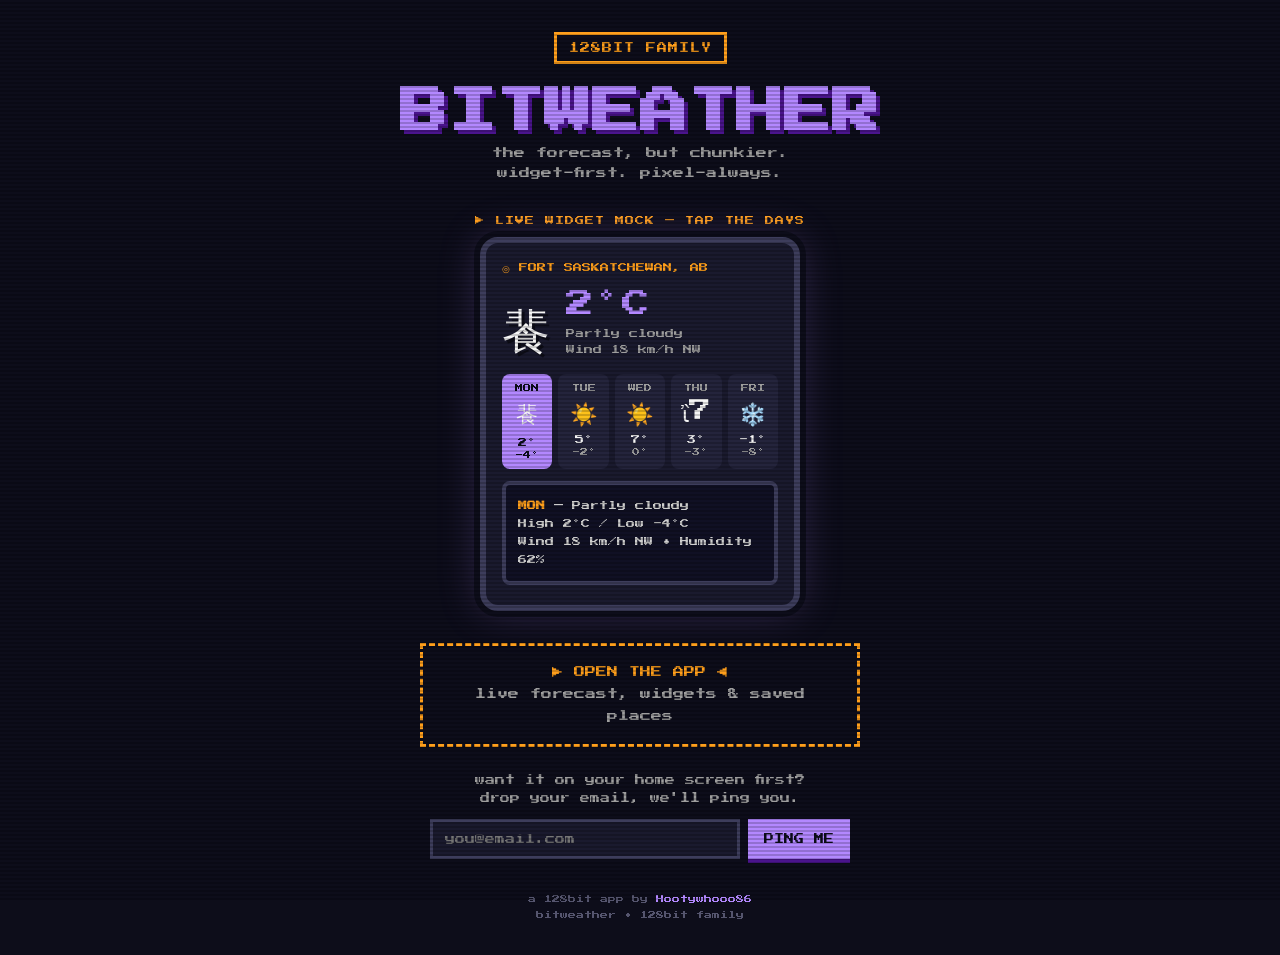
<file: index.html>
<!DOCTYPE html>
<html lang="en">
<head>
<meta charset="UTF-8">
<meta name="viewport" content="width=device-width, initial-scale=1.0">
<title>Bitweather — 128bit Weather</title>
<link rel="preconnect" href="https://fonts.googleapis.com">
<link href="https://fonts.googleapis.com/css2?family=Press+Start+2P&display=swap" rel="stylesheet">
<style>
  * { margin:0; padding:0; box-sizing:border-box; image-rendering:pixelated; }
  body {
    background:#0d0d1a; color:#f5f5f5;
    font-family:'Press Start 2P', monospace;
    min-height:100vh; display:flex; flex-direction:column; align-items:center;
    padding:32px 16px;
  }
  .scanlines::after {
    content:""; position:fixed; inset:0; pointer-events:none;
    background:repeating-linear-gradient(0deg, rgba(0,0,0,.18) 0 2px, transparent 2px 4px);
  }
  .badge {
    font-size:10px; color:#ff9f1c; border:3px solid #ff9f1c;
    padding:8px 12px; margin-bottom:24px; letter-spacing:1px;
  }
  h1 { font-size:clamp(24px, 7vw, 48px); color:#b388ff; text-shadow:4px 4px 0 #4a148c; margin-bottom:8px; text-align:center; }
  .tagline { font-size:11px; color:#9e9e9e; margin-bottom:32px; text-align:center; line-height:1.8; }
  .widget-label { font-size:9px; color:#ff9f1c; margin-bottom:12px; letter-spacing:1px; }
  .widget {
    width:320px; max-width:92vw; background:#1a1a2e; border:6px solid #3d3d5c;
    border-radius:18px; padding:20px 16px;
    box-shadow:0 0 0 6px #0d0d1a, 0 0 40px rgba(179,136,255,.25);
  }
  .now { display:flex; align-items:center; gap:16px; margin-bottom:16px; }
  .icon { font-size:48px; line-height:1; filter:drop-shadow(3px 3px 0 rgba(0,0,0,.5)); }
  .temp { font-size:28px; color:#b388ff; }
  .cond { font-size:9px; color:#9e9e9e; margin-top:8px; line-height:1.8; }
  .loc { font-size:9px; color:#ff9f1c; margin-bottom:16px; }
  .forecast { display:grid; grid-template-columns:repeat(5,1fr); gap:6px; }
  .fday {
    background:#24243c; border-radius:8px; padding:10px 4px; text-align:center; cursor:pointer;
  }
  .fday.sel { background:#b388ff; }
  .fday.sel .fname, .fday.sel .fhi, .fday.sel .flo { color:#0d0d1a; }
  .fname { font-size:8px; color:#9e9e9e; margin-bottom:8px; }
  .fico { font-size:22px; margin-bottom:8px; }
  .fhi { font-size:9px; color:#f5f5f5; }
  .flo { font-size:8px; color:#9e9e9e; margin-top:4px; }
  .detail {
    margin-top:12px; background:#101024; border:4px solid #3d3d5c; border-radius:8px;
    padding:12px; font-size:9px; color:#cfcfcf; line-height:2; min-height:64px;
  }
  .detail b { color:#ff9f1c; }
  .soon {
    margin-top:32px; font-size:11px; color:#ff9f1c; text-align:center; line-height:2;
    border:3px dashed #ff9f1c; padding:16px 20px; max-width:440px;
  }
  .waitlist { margin-top:24px; max-width:420px; width:100%; text-align:center; }
  .waitlist p { font-size:10px; color:#9e9e9e; margin-bottom:12px; line-height:1.8; }
  .waitlist form { display:flex; gap:8px; }
  .waitlist input {
    flex:1; font-family:'Press Start 2P',monospace; font-size:10px;
    background:#1a1a2e; border:3px solid #3d3d5c; color:#f5f5f5; padding:12px;
  }
  .waitlist button {
    font-family:'Press Start 2P',monospace; font-size:10px;
    background:#b388ff; color:#0d0d1a; border:0; padding:12px 16px; cursor:pointer;
    box-shadow:0 4px 0 #4a148c;
  }
  .waitlist button:active { transform:translateY(4px); box-shadow:none; }
  footer { margin-top:auto; padding-top:32px; font-size:8px; color:#55556e; text-align:center; line-height:2; }
  footer a { color:#b388ff; text-decoration:none; }
</style>
</head>
<body class="scanlines">
  <div class="badge">128BIT FAMILY</div>
  <h1>BITWEATHER</h1>
  <p class="tagline">the forecast, but chunkier.<br>widget-first. pixel-always.</p>

  <div class="widget-label">&#9654; LIVE WIDGET MOCK — TAP THE DAYS</div>
  <div class="widget">
    <div class="loc">&#9678; FORT SASKATCHEWAN, AB</div>
    <div class="now">
      <div class="icon" id="nowIcon">&#9925;</div>
      <div>
        <div class="temp" id="nowTemp">2&deg;C</div>
        <div class="cond" id="nowCond">Partly cloudy<br>Wind 18 km/h NW</div>
      </div>
    </div>
    <div class="forecast" id="forecast"></div>
    <div class="detail" id="detail"></div>
  </div>

  <a class="soon" href="app/" style="display:block;text-decoration:none">
    &#9654; OPEN THE APP &#9664;<br>
    <span style="color:#9e9e9e">live forecast, widgets &amp; saved places</span>
  </a>

  <div class="waitlist">
    <p>want it on your home screen first?<br>drop your email, we'll ping you.</p>
    <!-- TODO: replace with your Formspree endpoint, e.g. https://formspree.io/f/xxxxxx -->
    <form action="https://formspree.io/f/REPLACE_ME" method="POST">
      <input type="email" name="email" placeholder="you@email.com" required>
      <button type="submit">PING ME</button>
    </form>
  </div>

  <footer>
    a 128bit app by <a href="https://github.com/Hootywhooo86">Hootywhooo86</a><br>
    bitweather &bull; 128bit family
  </footer>

<script>
  // demo forecast — the real app hits a weather API
  const DAYS = [
    { n:'MON', icon:'\u9925', hi:2,  lo:-4, cond:'Partly cloudy',  wind:'18 km/h NW', hum:'62%' },
    { n:'TUE', icon:'\u2600\ufe0f', hi:5,  lo:-2, cond:'Sunny',         wind:'12 km/h W',  hum:'48%' },
    { n:'WED', icon:'\u2600\ufe0f', hi:7,  lo:0,  cond:'Sunny',         wind:'10 km/h SW', hum:'44%' },
    { n:'THU', icon:'\u1f327\ufe0f', hi:3,  lo:-3, cond:'Rain showers',  wind:'22 km/h N',  hum:'78%' },
    { n:'FRI', icon:'\u2744\ufe0f', hi:-1, lo:-8, cond:'Light snow',    wind:'15 km/h NE', hum:'71%' },
  ];
  const fc = document.getElementById('forecast');
  const detail = document.getElementById('detail');
  function select(i) {
    const d = DAYS[i];
    document.getElementById('nowIcon').textContent = d.icon;
    document.getElementById('nowTemp').innerHTML = d.hi + '&deg;C';
    document.getElementById('nowCond').innerHTML = d.cond + '<br>Wind ' + d.wind;
    detail.innerHTML = `<b>${d.n}</b> — ${d.cond}<br>High ${d.hi}&deg;C / Low ${d.lo}&deg;C<br>Wind ${d.wind} &bull; Humidity ${d.hum}`;
    [...fc.children].forEach((el, j) => el.classList.toggle('sel', j === i));
  }
  DAYS.forEach((d, i) => {
    const el = document.createElement('div');
    el.className = 'fday';
    el.innerHTML = `<div class="fname">${d.n}</div><div class="fico">${d.icon}</div><div class="fhi">${d.hi}&deg;</div><div class="flo">${d.lo}&deg;</div>`;
    el.onclick = () => select(i);
    fc.appendChild(el);
  });
  select(0);
</script>
</body>
</html>
</file>
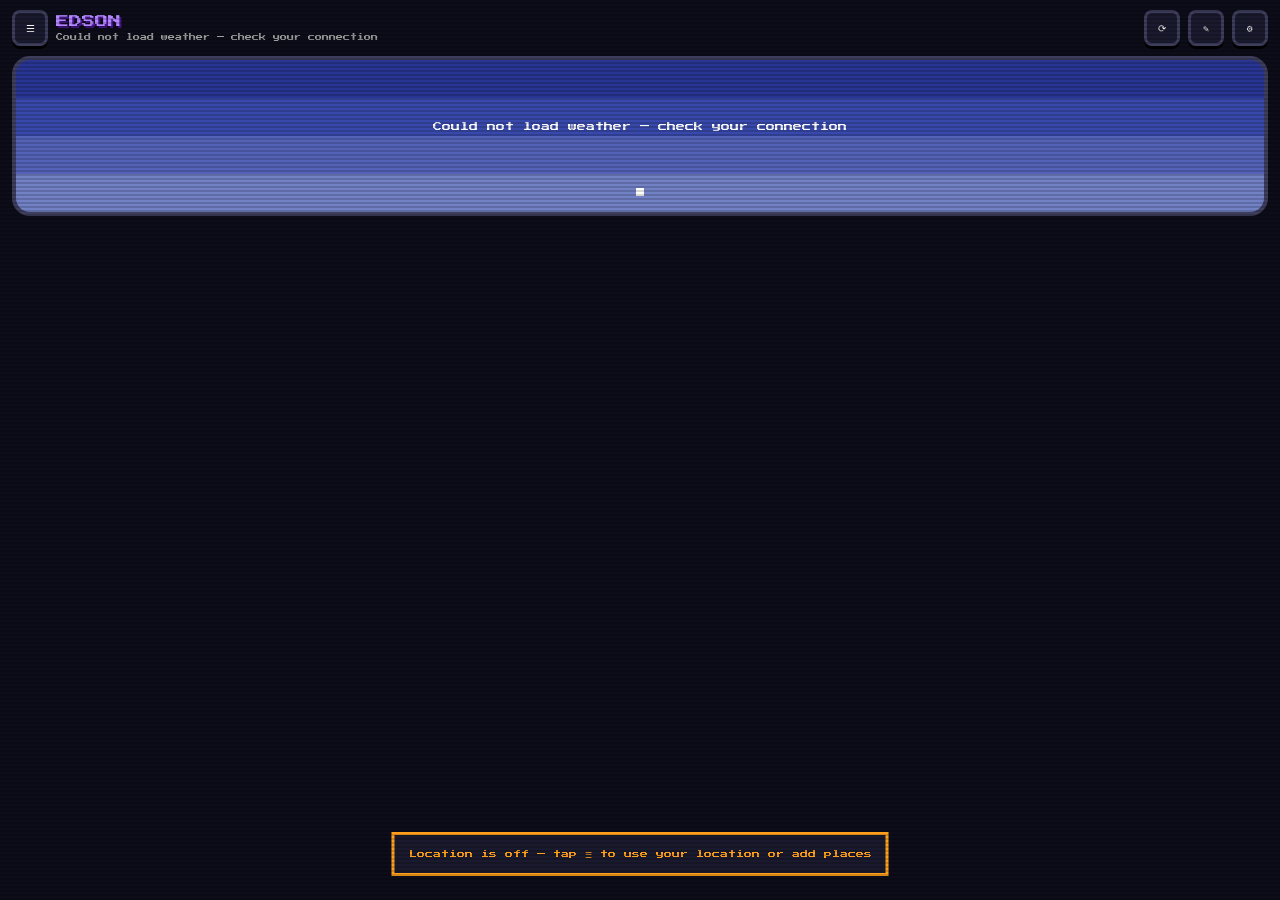
<file: app/index.html>
<!DOCTYPE html>
<html lang="en">
<head>
<meta charset="UTF-8">
<meta name="viewport" content="width=device-width, initial-scale=1.0, viewport-fit=cover">
<meta name="theme-color" content="#0d0d1a">
<meta name="description" content="Bitweather — widget-first pixel weather. Hourly, 10-day, radar, air quality, alerts and all your saved places.">
<title>Bitweather</title>
<link rel="manifest" href="manifest.webmanifest">
<link rel="icon" href="icon.svg" type="image/svg+xml">
<link rel="apple-touch-icon" href="icon.svg">
<meta name="apple-mobile-web-app-capable" content="yes">
<meta name="apple-mobile-web-app-status-bar-style" content="black-translucent">
<link rel="preconnect" href="https://fonts.googleapis.com">
<link href="https://fonts.googleapis.com/css2?family=Press+Start+2P&display=swap" rel="stylesheet">
<link rel="stylesheet" href="style.css">
</head>
<body class="scanlines">
  <main id="app"><div class="empty">BITWEATHER<br>reading the skies…</div></main>
  <noscript><div class="empty">Bitweather needs JavaScript to fetch the forecast.</div></noscript>
  <script src="shared.js"></script>
  <script src="icons.js"></script>
  <script src="app.js"></script>
</body>
</html>
</file>
<file: app/style.css>
* { margin:0; padding:0; box-sizing:border-box; }
:root {
  --bg:#0d0d1a; --panel:#1a1a2e; --panel2:#24243c; --edge:#3d3d5c; --ink:#f5f5f5;
  --dim:#9e9e9e; --mute:#55556e; --purple:#b388ff; --purpleD:#4a148c; --orange:#ff9f1c;
  --cyan:#4fc3f7; --green:#69f0ae; --red:#ff5252; --yellow:#ffeb3b;
  --gap:10px; --cols:2;
  --font:'Press Start 2P', monospace;
}
html, body { background:var(--bg); color:var(--ink); font-family:var(--font); }
body { min-height:100vh; overflow-x:hidden; -webkit-tap-highlight-color:transparent; }
button { font-family:var(--font); color:inherit; background:none; border:0; cursor:pointer; }
input, select { font-family:var(--font); }
.scanlines::after {
  content:""; position:fixed; inset:0; pointer-events:none; z-index:100;
  background:repeating-linear-gradient(0deg, rgba(0,0,0,.16) 0 2px, transparent 2px 4px);
}
.px-icon { width:100%; height:100%; display:block; image-rendering:pixelated; }

/* ---------- top bar ---------- */
.top {
  position:sticky; top:0; z-index:20; display:flex; align-items:center; gap:8px;
  padding:calc(10px + env(safe-area-inset-top)) 12px 10px;
  background:linear-gradient(var(--bg) 70%, transparent);
}
.top .where { flex:1; min-width:0; }
.top .name { font-size:13px; color:var(--purple); text-shadow:2px 2px 0 var(--purpleD); white-space:nowrap; overflow:hidden; text-overflow:ellipsis; }
.top .upd { font-size:7px; color:var(--dim); margin-top:6px; }
.pxbtn {
  font-size:10px; min-width:36px; height:36px; padding:0 8px;
  background:var(--panel); border:3px solid var(--edge); border-radius:8px; color:var(--ink);
  box-shadow:0 3px 0 #000;
}
.pxbtn:active { transform:translateY(3px); box-shadow:none; }
.pxbtn.on { background:var(--purple); color:var(--bg); border-color:var(--purple); }
.pxbtn.primary { background:var(--purple); color:var(--bg); border-color:var(--purple); box-shadow:0 3px 0 var(--purpleD); }
.pxbtn.warn { color:var(--red); }

/* ---------- hero ---------- */
.hero {
  position:relative; margin:0 12px; padding:18px 16px 16px; border-radius:18px;
  border:4px solid var(--edge); overflow:hidden; text-align:center; touch-action:pan-y;
}
.hero .bigicon { width:96px; height:96px; margin:0 auto 4px; filter:drop-shadow(4px 4px 0 rgba(0,0,0,.45)); }
.hero .temp { font-size:44px; color:#fff; text-shadow:4px 4px 0 rgba(0,0,0,.45); }
.hero .cond { font-size:11px; margin-top:12px; color:#fff; }
.hero .sub { font-size:9px; margin-top:10px; color:rgba(255,255,255,.85); line-height:1.9; }
.dots { display:flex; justify-content:center; gap:6px; margin-top:12px; flex-wrap:wrap; }
.dots i { width:8px; height:8px; background:rgba(255,255,255,.35); display:block; }
.dots i.on { background:#fff; }
.dots i.gps { background:none; border:2px solid rgba(255,255,255,.6); }
.dots i.gps.on { background:#fff; border-color:#fff; }
.swipehint { font-size:7px; color:rgba(255,255,255,.6); margin-top:8px; }

/* ---------- widget grid ---------- */
.gridwrap { container-type:inline-size; padding:12px; padding-bottom:calc(40px + env(safe-area-inset-bottom)); }
.grid {
  display:grid; gap:var(--gap); grid-auto-flow:dense;
  grid-template-columns:repeat(var(--cols), 1fr);
  grid-auto-rows:calc((100cqw - var(--gap) * (var(--cols) - 1)) / var(--cols) / 2 - var(--gap) / 2);
}
@container (min-width:700px) { .grid { --cols:4; } }
@container (min-width:1100px) { .grid { --cols:6; } }
.w {
  position:relative; background:var(--panel); border:4px solid var(--edge); border-radius:16px;
  padding:12px; overflow:hidden; display:flex; flex-direction:column; min-width:0;
  box-shadow:0 4px 0 #000;
}
.w.tap { cursor:pointer; }
.w.size-T { grid-column:span 2; grid-row:span 1; }
.w.size-S { grid-column:span 1; grid-row:span 2; }
.w.size-W { grid-column:span 2; grid-row:span 2; }
.w.size-L { grid-column:span 2; grid-row:span 4; }
.wh { display:flex; align-items:center; gap:8px; font-size:8px; color:var(--orange); letter-spacing:.5px; margin-bottom:10px; flex:none; }
.wh .gl { color:var(--purple); }
.wb { flex:1; min-height:0; display:flex; flex-direction:column; }
.big { font-size:24px; color:#fff; line-height:1.1; }
.big small { font-size:10px; color:var(--dim); margin-left:4px; }
.lbl { font-size:8px; color:var(--dim); line-height:1.8; }
.txt { font-size:9px; color:#ddd; line-height:1.9; }
.center { align-items:center; justify-content:center; text-align:center; }
.row { display:flex; gap:10px; align-items:center; }
.grow { flex:1; min-width:0; }
.spacer { flex:1; }
.loading { opacity:.5; }

/* edit mode */
.edit .w { animation:wobble .5s infinite alternate ease-in-out; }
.edit .w:nth-child(2n) { animation-delay:.25s; }
@keyframes wobble { from { transform:rotate(-.6deg); } to { transform:rotate(.6deg); } }
.wedit {
  position:absolute; inset:0; z-index:5; background:rgba(13,13,26,.78);
  display:flex; flex-direction:column; align-items:center; justify-content:center; gap:8px; padding:6px;
}
.wedit .t { font-size:8px; color:var(--orange); text-align:center; line-height:1.6; }
.wedit .btns { display:flex; gap:6px; flex-wrap:wrap; justify-content:center; }
.wedit .pxbtn { height:30px; min-width:30px; font-size:8px; padding:0 6px; }
.tray { margin-top:16px; padding:12px; border:3px dashed var(--edge); border-radius:12px; }
.tray h3 { font-size:9px; color:var(--orange); margin-bottom:12px; }
.chips { display:flex; flex-wrap:wrap; gap:8px; }
.chips .pxbtn { font-size:8px; height:32px; }

/* strips */
.strip { display:flex; gap:4px; overflow-x:auto; scrollbar-width:none; flex:1; min-height:0; }
.strip::-webkit-scrollbar { display:none; }
.hcell { flex:none; width:52px; display:flex; flex-direction:column; align-items:center; justify-content:space-between; gap:4px; padding:4px 0; }
.hcell .t { font-size:9px; }
.hcell .ic { width:28px; height:28px; }
.hcell .p { font-size:7px; color:var(--cyan); }
.hcell .h { font-size:7px; color:var(--dim); }
.hcell.now .h { color:var(--orange); }
.pill {
  flex:none; width:56px; border:3px solid var(--edge); border-radius:28px; padding:8px 0;
  display:flex; flex-direction:column; align-items:center; justify-content:space-between; gap:3px; cursor:pointer; background:var(--panel2);
}
.pill:active, .drow:active { background:var(--edge); }
.pill .hi { font-size:9px; } .pill .lo { font-size:8px; color:var(--dim); }
.pill .ic { width:26px; height:26px; }
.pill .p { font-size:7px; color:var(--cyan); min-height:7px; }
.pill .d { font-size:8px; } .pill .dt { font-size:6px; color:var(--dim); }
.dlist { display:flex; flex-direction:column; flex:1; justify-content:space-between; min-height:0; }
.drow { display:grid; grid-template-columns:42px 22px 30px 30px 1fr 30px; align-items:center; gap:6px; font-size:8px; padding:2px 2px; border-radius:6px; cursor:pointer; }
.drow .ic { width:22px; height:22px; }
.drow .p { color:var(--cyan); font-size:7px; }
.drow .lo { color:var(--dim); text-align:right; }
.drow .hi { text-align:right; }
.rbar { position:relative; height:8px; background:#101024; }
.rbar b { position:absolute; top:0; bottom:0; background:linear-gradient(90deg, var(--cyan), var(--yellow), var(--orange)); }
.rbar i { position:absolute; top:-2px; width:4px; height:12px; background:#fff; }

/* meters */
.seg { display:flex; gap:2px; height:10px; margin:8px 0 6px; }
.seg span { flex:1; opacity:.28; }
.seg span.on { opacity:1; }
.seg span.mark { opacity:1; outline:2px solid #fff; outline-offset:1px; }
.bars { display:flex; align-items:flex-end; gap:2px; flex:1; min-height:24px; }
.bars span { flex:1; background:var(--cyan); min-height:2px; }
.bars span.z { background:var(--edge); }
.axis { display:flex; justify-content:space-between; font-size:6px; color:var(--mute); margin-top:4px; }
.kv { display:grid; grid-template-columns:1fr 1fr; gap:6px 10px; font-size:7px; color:var(--dim); }
.kv b { display:block; color:#fff; font-size:9px; font-weight:normal; margin-top:3px; }
.gauge { width:100%; flex:1; min-height:0; }
.alert { border-left:6px solid var(--orange); background:var(--panel2); padding:8px; margin-bottom:6px; font-size:8px; line-height:1.7; cursor:pointer; }
.alert .s { color:var(--dim); font-size:7px; }
.alert.warning { border-color:var(--red); } .alert.watch { border-color:var(--orange); }
.alert.advisory, .alert.statement { border-color:var(--yellow); } .alert.custom { border-color:var(--purple); }
.radar { flex:1; min-height:0; border-radius:8px; overflow:hidden; background:#101024; position:relative; }
.radar .leaflet-container { background:#101024; font-family:var(--font); }
.radar .ctl { position:absolute; z-index:500; left:6px; bottom:6px; display:flex; gap:6px; align-items:center; }
.radar .ctl .pxbtn { height:28px; font-size:8px; }
.radar .ctl span { font-size:7px; background:rgba(13,13,26,.8); padding:6px; }

/* ---------- sheets ---------- */
.sheet-bg { position:fixed; inset:0; z-index:50; background:rgba(0,0,0,.6); display:flex; align-items:flex-end; justify-content:center; }
.sheet {
  width:100%; max-width:640px; max-height:88vh; overflow-y:auto; background:var(--bg);
  border:4px solid var(--edge); border-bottom:0; border-radius:18px 18px 0 0;
  padding:16px 16px calc(24px + env(safe-area-inset-bottom));
}
.sheet-h { display:flex; align-items:center; gap:10px; margin-bottom:16px; }
.sheet-h h2 { flex:1; font-size:11px; color:var(--purple); font-weight:normal; }
.field { width:100%; font-size:10px; background:var(--panel); border:3px solid var(--edge); color:#fff; padding:12px; border-radius:8px; }
.field:focus { outline:none; border-color:var(--purple); }
.list { display:flex; flex-direction:column; gap:8px; margin-top:12px; }
.li { display:flex; align-items:center; gap:10px; background:var(--panel); border:3px solid var(--edge); border-radius:12px; padding:10px; }
.li.on { border-color:var(--purple); }
.li .ic { width:36px; height:36px; flex:none; }
.li .main { flex:1; min-width:0; cursor:pointer; }
.li .n { font-size:9px; color:#fff; white-space:nowrap; overflow:hidden; text-overflow:ellipsis; }
.li .a { font-size:7px; color:var(--dim); margin-top:6px; white-space:nowrap; overflow:hidden; text-overflow:ellipsis; }
.li .tt { font-size:14px; }
.li .ops { display:flex; gap:4px; }
.li .ops .pxbtn { height:30px; min-width:30px; font-size:8px; padding:0 4px; }
.sec { font-size:8px; color:var(--orange); margin:18px 0 8px; }
.opt { display:flex; gap:6px; flex-wrap:wrap; }
.opt .pxbtn { font-size:8px; height:32px; }
.note { font-size:7px; color:var(--dim); line-height:1.9; margin-top:8px; }
.note a { color:var(--purple); }
.toast {
  position:fixed; left:50%; bottom:calc(24px + env(safe-area-inset-bottom)); transform:translateX(-50%); z-index:60;
  background:var(--panel); border:3px solid var(--orange); color:var(--orange); font-size:8px; padding:12px 14px; max-width:90vw; line-height:1.8;
}
.empty { text-align:center; padding:40px 20px; font-size:9px; color:var(--dim); line-height:2; }
pre.alerttext { white-space:pre-wrap; font-family:var(--font); font-size:8px; line-height:1.9; color:#ddd; }
.radar .darktiles { filter:invert(1) hue-rotate(200deg) brightness(.7) saturate(.6); }
.size-T .wedit { flex-direction:row; }
.size-T .wedit .t br { display:none; }
</file>
